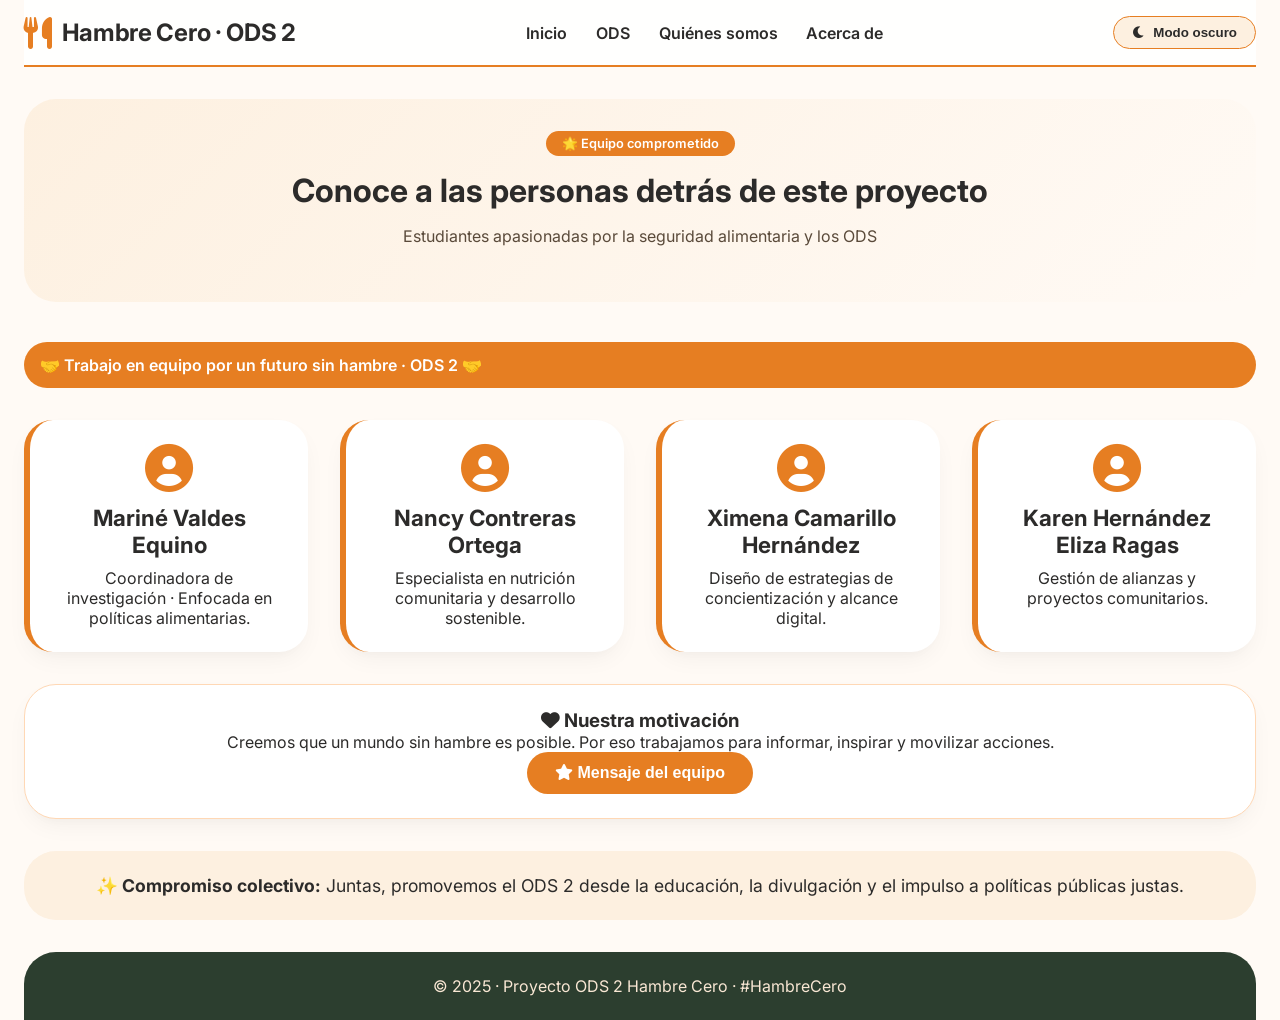
<file: quienes.html>
<!DOCTYPE html>
<html lang="es">
<head>
    <meta charset="UTF-8">
    <meta name="viewport" content="width=device-width, initial-scale=1.0">
    <title>Quiénes somos · Equipo Hambre Cero</title>
    <link rel="stylesheet" href="styles.css">
    <link href="https://fonts.googleapis.com/css2?family=Inter:opsz,wght@300;400;600;700&display=swap" rel="stylesheet">
    <link rel="stylesheet" href="https://cdnjs.cloudflare.com/ajax/libs/font-awesome/6.0.0-beta3/css/all.min.css">
</head>
<body>
<div class="app-wrapper">
    <header class="main-header">
        <div class="logo-area"><i class="fas fa-utensils"></i><h1>Hambre Cero · ODS 2</h1></div>
        <nav class="navbar">
            <ul>
                <li><a href="index.html" class="nav-link">Inicio</a></li>
                <li><a href="ods.html" class="nav-link">ODS</a></li>
                <li><a href="quienes.html" class="nav-link">Quiénes somos</a></li>
                <li><a href="acerca.html" class="nav-link">Acerca de</a></li>
            </ul>
        </nav>
        <button id="darkModeToggle" class="dark-btn"><i class="fas fa-moon"></i> Modo oscuro</button>
    </header>
    <main class="page-content fade-in">
        <section class="hero-section" style="text-align:center; justify-content:center;">
            <div class="hero-text">
                <span class="badge">🌟 Equipo comprometido</span>
                <h2>Conoce a las personas detrás de este proyecto</h2>
                <p>Estudiantes apasionadas por la seguridad alimentaria y los ODS</p>
            </div>
        </section>

        <div class="marquee-wrapper">
            <div class="marquee"><span>🤝 Trabajo en equipo por un futuro sin hambre · ODS 2 🤝</span></div>
        </div>

        <div class="info-grid" style="grid-template-columns: repeat(auto-fit, minmax(240px,1fr));">
            <div class="info-card" style="text-align:center;">
                <i class="fas fa-user-circle" style="font-size:3rem;"></i>
                <h4>Mariné Valdes Equino</h4>
                <p>Coordinadora de investigación · Enfocada en políticas alimentarias.</p>
            </div>
            <div class="info-card" style="text-align:center;">
                <i class="fas fa-user-circle" style="font-size:3rem;"></i>
                <h4>Nancy Contreras Ortega</h4>
                <p>Especialista en nutrición comunitaria y desarrollo sostenible.</p>
            </div>
            <div class="info-card" style="text-align:center;">
                <i class="fas fa-user-circle" style="font-size:3rem;"></i>
                <h4>Ximena Camarillo Hernández</h4>
                <p>Diseño de estrategias de concientización y alcance digital.</p>
            </div>
            <div class="info-card" style="text-align:center;">
                <i class="fas fa-user-circle" style="font-size:3rem;"></i>
                <h4>Karen Hernández Eliza Ragas</h4>
                <p>Gestión de alianzas y proyectos comunitarios.</p>
            </div>
        </div>

        <div class="counter-card">
            <h3><i class="fas fa-heart"></i> Nuestra motivación</h3>
            <p>Creemos que un mundo sin hambre es posible. Por eso trabajamos para informar, inspirar y movilizar acciones.</p>
            <button id="equipoBtn" class="btn-primary"><i class="fas fa-star"></i> Mensaje del equipo</button>
        </div>

        <div class="conclusion-block">
            <strong>✨ Compromiso colectivo:</strong> Juntas, promovemos el ODS 2 desde la educación, la divulgación y el impulso a políticas públicas justas.
        </div>
    </main>
    <footer class="main-footer">
        <p>© 2025 · Proyecto ODS 2 Hambre Cero · #HambreCero</p>
    </footer>
</div>
<audio id="clickSound" preload="auto">
    <source src="https://www.soundjay.com/misc/sounds/bell-ringing-05.mp3" type="audio/mpeg">
</audio>
<script src="script.js"></script>
<script>
    const equipoBtn = document.getElementById('equipoBtn');
    if(equipoBtn) {
        equipoBtn.addEventListener('click', () => {
            alert('"El hambre cero comienza con pequeñas acciones locales. Somos Mariné, Nancy, Ximena y Karen, comprometidas con este cambio."');
            const audio = document.getElementById('clickSound');
            if(audio) { audio.currentTime = 0; audio.play(); }
        });
    }
</script>
</body>
</html>
</file>
<file: styles.css>
/* styles.css - Diseño moderno, tonos naranjas, animaciones suaves */
* {
    margin: 0;
    padding: 0;
    box-sizing: border-box;
}

:root {
    --bg-primary: #fffaf5;
    --bg-card: #ffffff;
    --text-primary: #2c2b2a;
    --text-secondary: #5a4a3a;
    --accent-orange: #e67e22;
    --accent-darkorange: #d35400;
    --accent-light: #fdf0e0;
    --header-bg: #ffffffdd;
    --shadow: 0 10px 25px -5px rgba(0,0,0,0.05), 0 8px 10px -6px rgba(0,0,0,0.02);
    --border-color: #ffd8b5;
    --footer-bg: #2c3e2f;
    --footer-text: #f9e7d4;
}

body.dark {
    --bg-primary: #1e1b19;
    --bg-card: #2c2824;
    --text-primary: #f0ede8;
    --text-secondary: #d4c9bc;
    --accent-orange: #f39c12;
    --accent-darkorange: #e67e22;
    --accent-light: #3a2e26;
    --header-bg: #2c2824cc;
    --border-color: #7e5a41;
    --footer-bg: #0f2c1c;
    --footer-text: #f7d9b5;
}

body {
    font-family: 'Inter', sans-serif;
    background-color: var(--bg-primary);
    color: var(--text-primary);
    transition: background-color 0.3s ease, color 0.2s ease;
}

.app-wrapper {
    max-width: 1400px;
    margin: 0 auto;
    padding: 0 1.5rem;
}

/* HEADER */
.main-header {
    display: flex;
    justify-content: space-between;
    align-items: center;
    flex-wrap: wrap;
    padding: 1rem 0;
    background: var(--header-bg);
    backdrop-filter: blur(10px);
    border-bottom: 2px solid var(--accent-orange);
    margin-bottom: 2rem;
    gap: 1rem;
}

.logo-area {
    display: flex;
    align-items: center;
    gap: 0.6rem;
}

.logo-area i {
    font-size: 2rem;
    color: var(--accent-orange);
}

.logo-area h1 {
    font-size: 1.5rem;
    font-weight: 700;
    letter-spacing: -0.3px;
}

.navbar ul {
    display: flex;
    gap: 1.8rem;
    list-style: none;
}

.nav-link {
    text-decoration: none;
    font-weight: 600;
    color: var(--text-primary);
    transition: color 0.2s, border-bottom 0.2s;
    padding-bottom: 4px;
    border-bottom: 2px solid transparent;
}

.nav-link:hover, .nav-link.active {
    color: var(--accent-orange);
    border-bottom-color: var(--accent-orange);
}

.dark-btn {
    background: var(--accent-light);
    border: 1px solid var(--accent-orange);
    padding: 8px 18px;
    border-radius: 40px;
    cursor: pointer;
    font-weight: 600;
    color: var(--text-primary);
    transition: all 0.2s;
    display: flex;
    gap: 8px;
    align-items: center;
}

.dark-btn:hover {
    background: var(--accent-orange);
    color: white;
}

/* FADE-IN ANIMATION */
.fade-in {
    animation: fadeInUp 0.6s ease-out;
}

@keyframes fadeInUp {
    from {
        opacity: 0;
        transform: translateY(20px);
    }
    to {
        opacity: 1;
        transform: translateY(0);
    }
}

/* Hero section */
.hero-section {
    display: flex;
    flex-wrap: wrap;
    align-items: center;
    justify-content: space-between;
    gap: 2rem;
    margin-bottom: 2.5rem;
    background: linear-gradient(135deg, var(--accent-light) 0%, var(--bg-primary) 100%);
    border-radius: 2rem;
    padding: 2rem;
}

.hero-text {
    flex: 1;
}

.badge {
    background: var(--accent-orange);
    padding: 0.3rem 1rem;
    border-radius: 40px;
    font-size: 0.8rem;
    font-weight: 600;
    color: white;
    display: inline-block;
    margin-bottom: 1rem;
}

.hero-text h2 {
    font-size: 2rem;
    line-height: 1.2;
    margin-bottom: 1rem;
}

.hero-text p {
    color: var(--text-secondary);
    margin-bottom: 1.5rem;
}

.btn-primary {
    background: var(--accent-orange);
    border: none;
    padding: 12px 28px;
    border-radius: 50px;
    font-weight: 600;
    color: white;
    cursor: pointer;
    transition: transform 0.2s, background 0.2s;
    font-size: 1rem;
}

.btn-primary:hover {
    background: var(--accent-darkorange);
    transform: scale(1.02);
}

.hero-img img {
    max-width: 320px;
    width: 100%;
    border-radius: 28px;
    box-shadow: var(--shadow);
    transition: transform 0.3s, filter 0.2s;
}

.hover-scale-img:hover {
    transform: scale(1.02) rotate(0.5deg);
    filter: brightness(1.02);
}

/* MARQUESINA animada */
.marquee-wrapper {
    background: var(--accent-orange);
    border-radius: 60px;
    margin: 1.5rem 0;
    overflow: hidden;
    padding: 0.8rem 0;
}

.marquee {
    white-space: nowrap;
    display: inline-block;
    animation: scrollMarquee 18s linear infinite;
    font-weight: 600;
    color: white;
    font-size: 1rem;
    padding-left: 1rem;
}

.marquee span {
    margin-right: 3rem;
}

@keyframes scrollMarquee {
    0% { transform: translateX(0); }
    100% { transform: translateX(-50%); }
}

/* counter-card */
.counter-card {
    background: var(--bg-card);
    border-radius: 2rem;
    padding: 1.5rem;
    text-align: center;
    box-shadow: var(--shadow);
    border: 1px solid var(--border-color);
    margin: 2rem 0;
}

.counter-display span {
    font-size: 4rem;
    font-weight: 800;
    color: var(--accent-orange);
    background: var(--accent-light);
    padding: 0.2rem 1.2rem;
    border-radius: 80px;
    display: inline-block;
    margin: 0.5rem 0;
}

.btn-outline {
    background: transparent;
    border: 2px solid var(--accent-orange);
    padding: 8px 20px;
    border-radius: 40px;
    font-weight: bold;
    color: var(--accent-orange);
    cursor: pointer;
    transition: all 0.2s;
}

.btn-outline:hover {
    background: var(--accent-orange);
    color: white;
}

/* slider */
.slider-section {
    margin: 2rem 0;
}

.slider-container {
    position: relative;
    display: flex;
    align-items: center;
    justify-content: center;
    gap: 1rem;
}

.slider-track {
    display: flex;
    overflow-x: hidden;
    scroll-behavior: smooth;
    width: 80%;
    border-radius: 28px;
    box-shadow: var(--shadow);
}

.slide {
    min-width: 100%;
    transition: transform 0.3s;
}

.slide img {
    width: 100%;
    height: 320px;
    object-fit: cover;
    display: block;
}

.slider-btn {
    background: var(--accent-orange);
    border: none;
    width: 44px;
    height: 44px;
    border-radius: 60px;
    color: white;
    cursor: pointer;
    font-size: 1.4rem;
    transition: 0.2s;
}

.slider-btn:hover {
    background: var(--accent-darkorange);
    transform: scale(1.05);
}

.slider-dots {
    display: flex;
    justify-content: center;
    gap: 12px;
    margin: 1rem 0;
}

.dot {
    width: 12px;
    height: 12px;
    background: #ccc;
    border-radius: 20px;
    cursor: pointer;
    transition: 0.2s;
}

.dot.active {
    background: var(--accent-orange);
    width: 28px;
}

/* info grid */
.info-grid {
    display: flex;
    flex-wrap: wrap;
    gap: 2rem;
    margin: 2rem 0;
}

.info-card {
    flex: 1;
    background: var(--bg-card);
    padding: 1.5rem;
    border-radius: 1.8rem;
    box-shadow: var(--shadow);
    border-left: 6px solid var(--accent-orange);
    transition: all 0.25s;
}

.info-card i {
    font-size: 2rem;
    color: var(--accent-orange);
    margin-bottom: 0.8rem;
}

.info-card h4 {
    font-size: 1.4rem;
    margin-bottom: 0.6rem;
}

.conclusion-block {
    background: var(--accent-light);
    padding: 1.5rem;
    border-radius: 2rem;
    margin: 2rem 0;
    text-align: center;
    font-size: 1.1rem;
}

/* footer */
.main-footer {
    background: var(--footer-bg);
    color: var(--footer-text);
    padding: 1.5rem;
    border-radius: 2rem 2rem 0 0;
    text-align: center;
    margin-top: 2rem;
}

/* Responsive */
@media (max-width: 780px) {
    .navbar ul {
        gap: 1rem;
        flex-wrap: wrap;
    }
    .hero-section {
        flex-direction: column;
        text-align: center;
    }
    .slider-track {
        width: 100%;
    }
    .slider-btn {
        width: 36px;
        height: 36px;
    }
}
</file>
